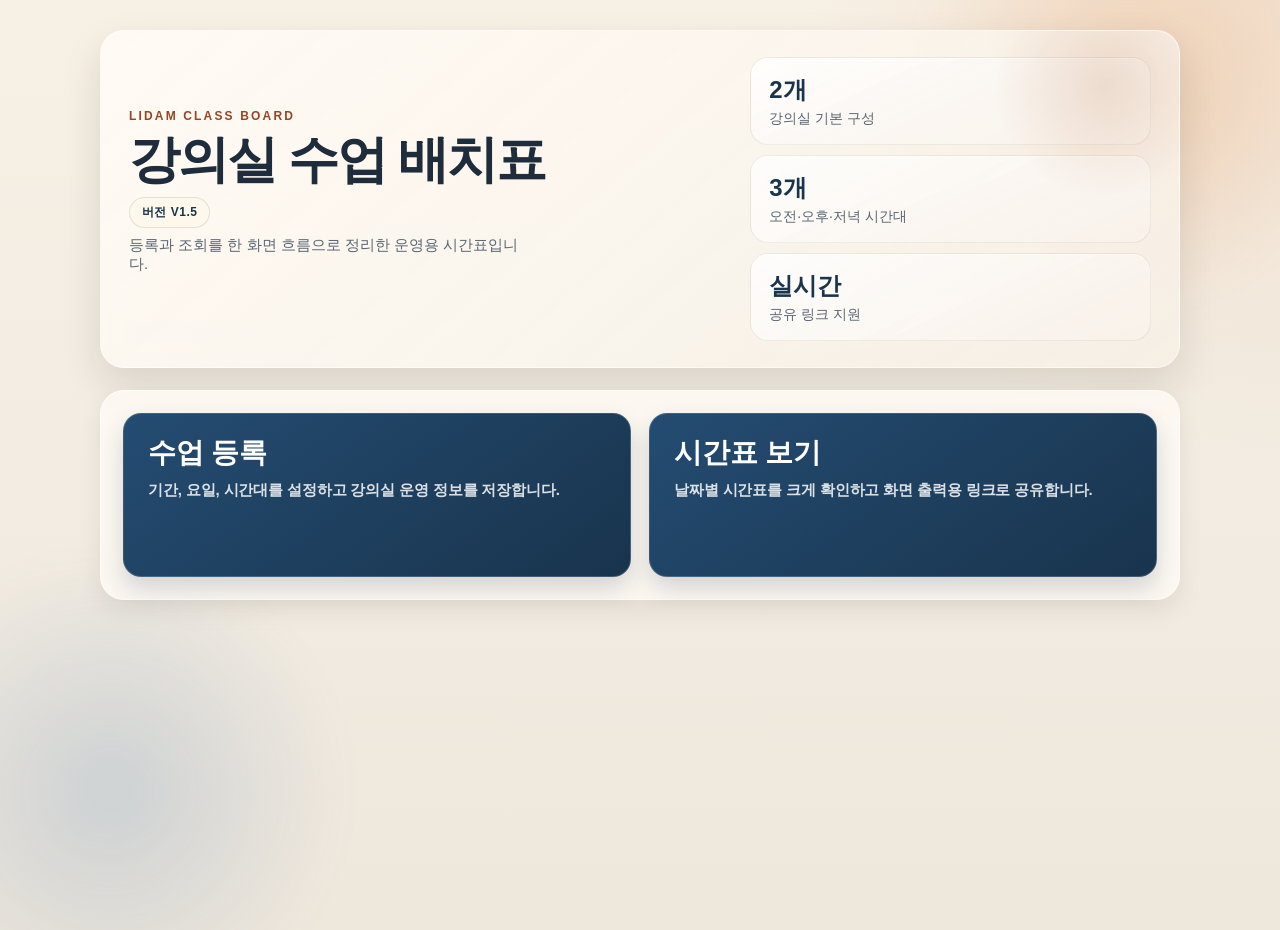
<file: index.html>
<!doctype html>
<html lang="ko">
<head>
  <meta charset="UTF-8" />
  <meta name="viewport" content="width=device-width, initial-scale=1.0" />
  <title>강의실 수업 배치표</title>
  <link rel="stylesheet" href="styles.css?v=20260310c" />
</head>
<body class="home-page">
  <main class="container">
    <header class="header home-header">
      <div class="hero-copy">
        <p class="page-kicker">LIDAM CLASS BOARD</p>
        <h1>강의실 수업 배치표</h1>
        <p class="version-tag">버전 v1.5</p>
        <p class="now">등록과 조회를 한 화면 흐름으로 정리한 운영용 시간표입니다.</p>
      </div>
      <div class="hero-stats">
        <div class="hero-stat">
          <strong>2개</strong>
          <span>강의실 기본 구성</span>
        </div>
        <div class="hero-stat">
          <strong>3개</strong>
          <span>오전·오후·저녁 시간대</span>
        </div>
        <div class="hero-stat">
          <strong>실시간</strong>
          <span>공유 링크 지원</span>
        </div>
      </div>
    </header>

    <section class="card menu-card">
      <a class="menu-link" href="register.html">
        <span class="menu-link-title">수업 등록</span>
        <span class="menu-link-note">기간, 요일, 시간대를 설정하고 강의실 운영 정보를 저장합니다.</span>
      </a>
      <a class="menu-link" href="schedule.html">
        <span class="menu-link-title">시간표 보기</span>
        <span class="menu-link-note">날짜별 시간표를 크게 확인하고 화면 출력용 링크로 공유합니다.</span>
      </a>
    </section>
  </main>
</body>
</html>
</file>
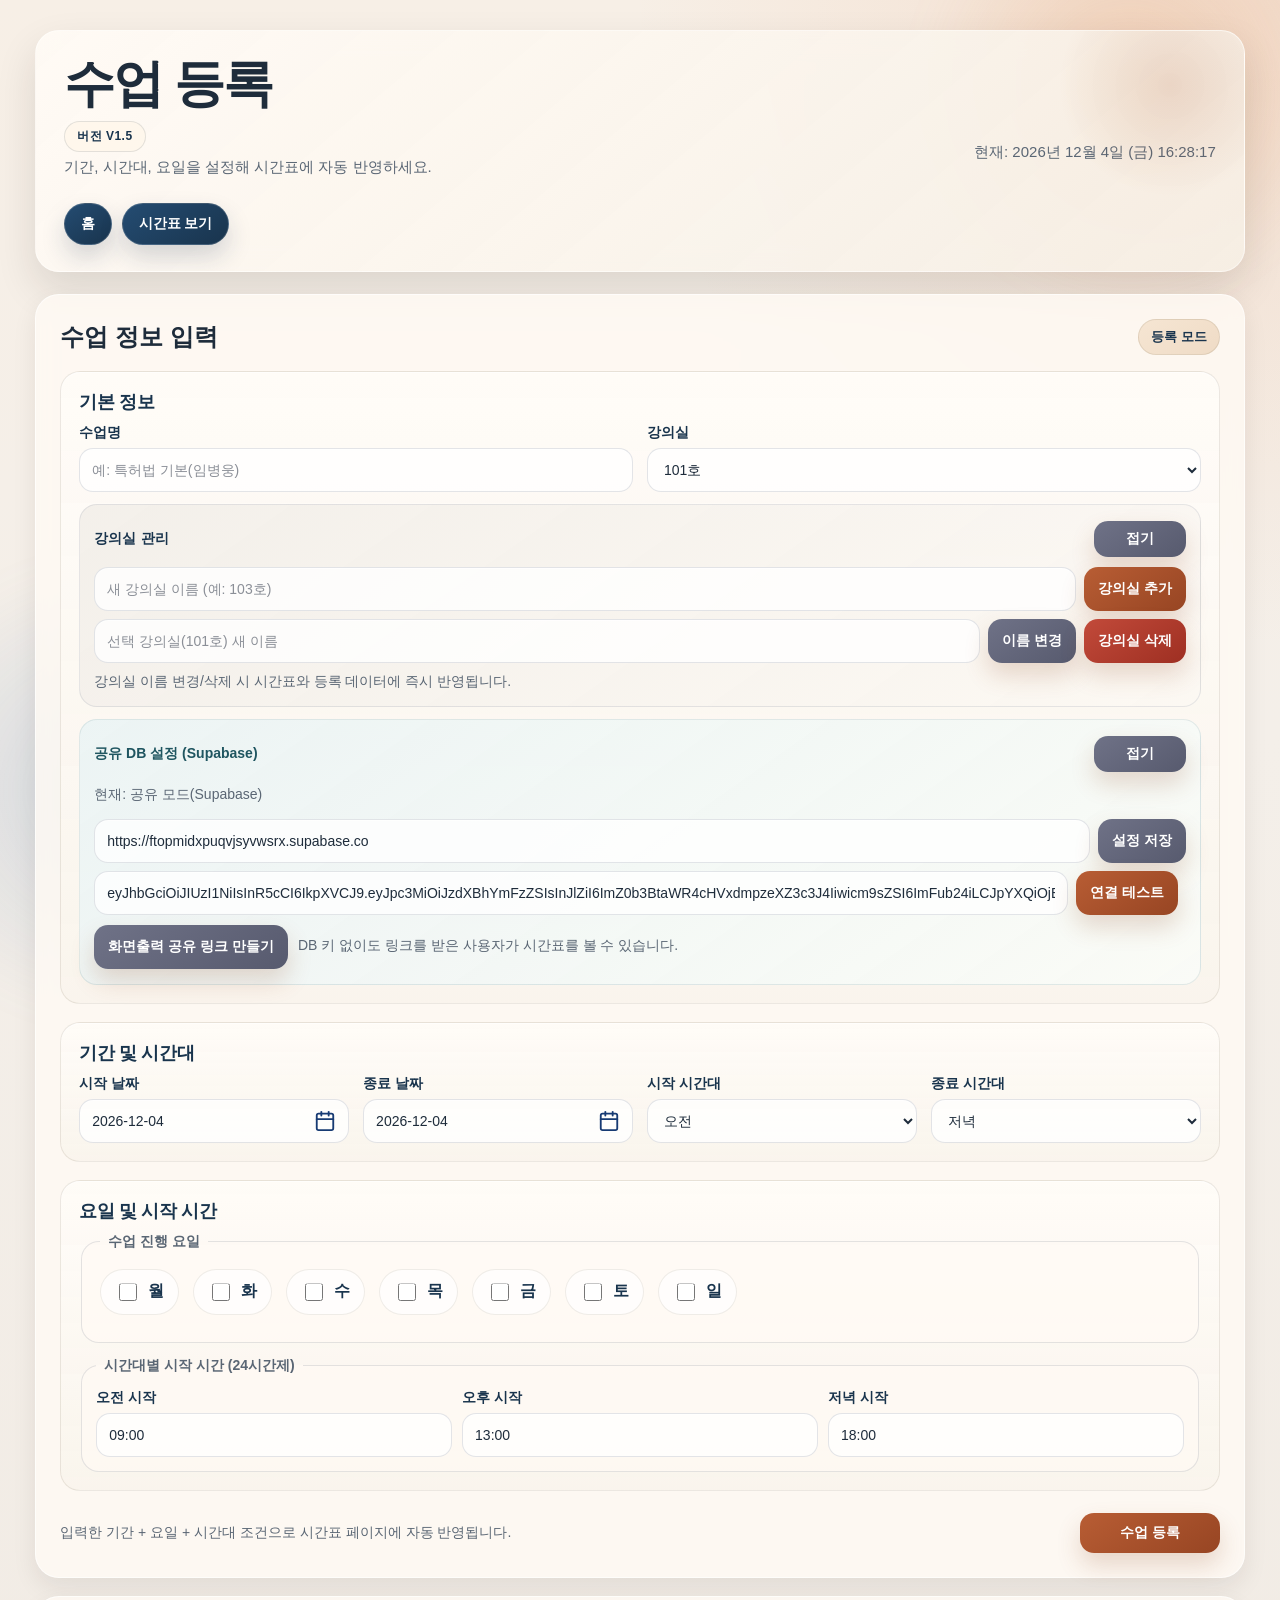
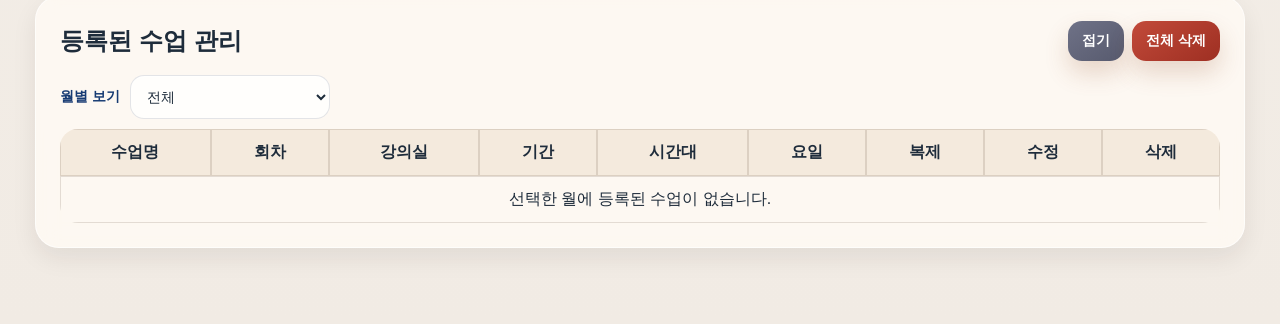
<file: register.html>
<!doctype html>
<html lang="ko">
<head>
  <meta charset="UTF-8" />
  <meta name="viewport" content="width=device-width, initial-scale=1.0" />
  <title>수업 등록</title>
  <link rel="stylesheet" href="styles.css?v=20260310c" />
</head>
<body class="register-page">
  <main class="container">
    <header class="header register-header">
      <div>
        <h1>수업 등록</h1>
        <p class="version-tag">버전 v1.5</p>
        <p class="subtitle">기간, 시간대, 요일을 설정해 시간표에 자동 반영하세요.</p>
      </div>
      <p id="now" class="now"></p>
      <nav class="top-nav">
        <a href="index.html">홈</a>
        <a href="schedule.html">시간표 보기</a>
      </nav>
    </header>

    <section class="card register-card">
      <div class="list-header">
        <h2>수업 정보 입력</h2>
        <span id="form-mode-badge" class="mode-badge">등록 모드</span>
      </div>
      <form id="class-form" class="register-form">
        <section class="form-block">
          <h3>기본 정보</h3>
          <div class="form-grid">
            <label>
              수업명
              <input id="class-name" type="text" required placeholder="예: 특허법 기본(임병웅)" />
            </label>
            <label>
              강의실
              <select id="room" required>
                <option value="101호">101호</option>
                <option value="102호">102호</option>
              </select>
            </label>
          </div>
          <div class="room-admin">
            <div class="room-admin-head">
              <h4>강의실 관리</h4>
              <button id="toggle-room-admin-btn" type="button" class="secondary-btn">접기</button>
            </div>
            <div id="room-admin-body" class="room-admin-body">
              <div class="room-admin-row">
                <input id="room-new-name" type="text" placeholder="새 강의실 이름 (예: 103호)" />
                <button id="add-room-btn" type="button">강의실 추가</button>
              </div>
              <div class="room-admin-row">
                <input id="room-rename-name" type="text" placeholder="선택 강의실 새 이름" />
                <button id="rename-room-btn" type="button" class="secondary-btn">이름 변경</button>
                <button id="delete-room-btn" type="button" class="danger-btn">강의실 삭제</button>
              </div>
              <p class="hint">강의실 이름 변경/삭제 시 시간표와 등록 데이터에 즉시 반영됩니다.</p>
            </div>
          </div>
          <div class="cloud-admin">
            <div class="cloud-admin-head">
              <h4>공유 DB 설정 (Supabase)</h4>
              <button id="toggle-cloud-config-btn" type="button" class="secondary-btn">접기</button>
            </div>
            <p id="cloud-status" class="hint">현재: 로컬 모드</p>
            <div id="cloud-admin-body" class="cloud-admin-body">
              <div class="room-admin-row">
                <input id="cloud-url" type="text" placeholder="Project URL (https://xxxx.supabase.co)" />
                <button id="save-cloud-config-btn" type="button" class="secondary-btn">설정 저장</button>
              </div>
              <div class="room-admin-row">
                <input id="cloud-key" type="text" placeholder="Anon public key" />
                <button id="test-cloud-sync-btn" type="button">연결 테스트</button>
              </div>
            </div>
            <div class="share-link-box">
              <button id="create-public-link-btn" type="button" class="secondary-btn">화면출력 공유 링크 만들기</button>
              <p class="hint">DB 키 없이도 링크를 받은 사용자가 시간표를 볼 수 있습니다.</p>
            </div>
          </div>
        </section>

        <section class="form-block">
          <h3>기간 및 시간대</h3>
          <div class="form-grid">
            <label>
              시작 날짜
              <input id="start-date" class="date-input" type="text" required readonly />
            </label>
            <label>
              종료 날짜
              <input id="end-date" class="date-input" type="text" required readonly />
            </label>
            <label>
              시작 시간대
              <select id="start-slot" required>
                <option value="오전">오전</option>
                <option value="오후">오후</option>
                <option value="저녁">저녁</option>
              </select>
            </label>
            <label>
              종료 시간대
              <select id="end-slot" required>
                <option value="오전">오전</option>
                <option value="오후">오후</option>
                <option value="저녁">저녁</option>
              </select>
            </label>
          </div>
        </section>

        <section class="form-block">
          <h3>요일 및 시작 시간</h3>
          <fieldset class="weekday-fieldset">
            <legend>수업 진행 요일</legend>
            <label><input type="checkbox" name="weekday" value="월" /> 월</label>
            <label><input type="checkbox" name="weekday" value="화" /> 화</label>
            <label><input type="checkbox" name="weekday" value="수" /> 수</label>
            <label><input type="checkbox" name="weekday" value="목" /> 목</label>
            <label><input type="checkbox" name="weekday" value="금" /> 금</label>
            <label><input type="checkbox" name="weekday" value="토" /> 토</label>
            <label><input type="checkbox" name="weekday" value="일" /> 일</label>
          </fieldset>
          <fieldset class="time-fieldset">
            <legend>시간대별 시작 시간 (24시간제)</legend>
            <label class="slot-time-row" data-slot="오전">
              오전 시작
              <input id="time-오전" type="text" inputmode="numeric" placeholder="HH:MM" />
            </label>
            <label class="slot-time-row" data-slot="오후">
              오후 시작
              <input id="time-오후" type="text" inputmode="numeric" placeholder="HH:MM" />
            </label>
            <label class="slot-time-row" data-slot="저녁">
              저녁 시작
              <input id="time-저녁" type="text" inputmode="numeric" placeholder="HH:MM" />
            </label>
          </fieldset>
        </section>

        <div class="submit-row">
          <p class="hint">입력한 기간 + 요일 + 시간대 조건으로 시간표 페이지에 자동 반영됩니다.</p>
          <div class="button-row">
            <button id="cancel-edit-btn" type="button" class="secondary-btn">수정 취소</button>
            <button id="submit-btn" type="submit">수업 등록</button>
          </div>
        </div>
      </form>
    </section>

    <section class="card register-card">
      <div class="list-header">
        <h2>등록된 수업 관리</h2>
        <div class="button-row">
          <button id="toggle-entry-list-btn" type="button" class="secondary-btn">접기</button>
          <button id="clear-all-btn" type="button" class="danger-btn">전체 삭제</button>
        </div>
      </div>
      <div class="list-filter-row">
        <label class="month-filter-label" for="month-filter">월별 보기</label>
        <select id="month-filter" class="month-filter-select">
          <option value="all">전체</option>
        </select>
      </div>
      <div id="entry-list-wrap" class="list-wrap">
        <table>
          <thead>
            <tr>
              <th>수업명</th>
              <th>회차</th>
              <th>강의실</th>
              <th>기간</th>
              <th>시간대</th>
              <th>요일</th>
              <th>복제</th>
              <th>수정</th>
              <th>삭제</th>
            </tr>
          </thead>
          <tbody id="entry-list-body"></tbody>
        </table>
      </div>
    </section>
  </main>

  <script src="shared.js"></script>
  <script src="register.js"></script>
</body>
</html>
</file>
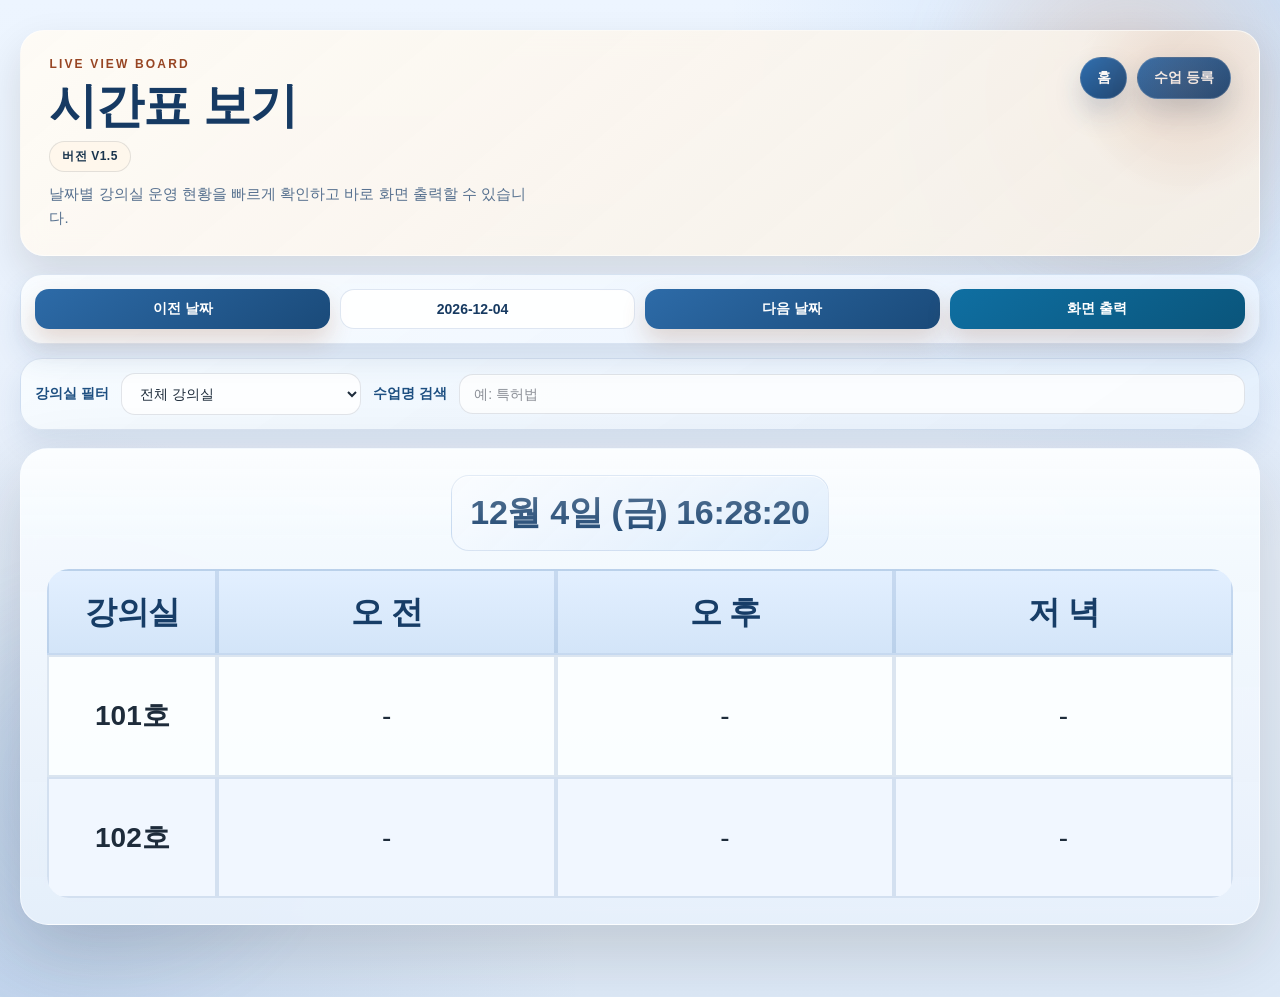
<file: schedule.html>
<!doctype html>
<html lang="ko">
<head>
  <meta charset="UTF-8" />
  <meta name="viewport" content="width=device-width, initial-scale=1.0" />
  <title>시간표 보기</title>
  <link rel="stylesheet" href="styles.css?v=20260310c" />
</head>
<body class="schedule-page">
  <main id="schedule-root" class="container schedule-container">
    <header class="header schedule-header">
      <div class="schedule-header-copy">
        <p class="page-kicker">LIVE VIEW BOARD</p>
        <h1>시간표 보기</h1>
        <p class="version-tag">버전 v1.5</p>
        <p class="schedule-lead">날짜별 강의실 운영 현황을 빠르게 확인하고 바로 화면 출력할 수 있습니다.</p>
      </div>
      <nav class="top-nav">
        <a href="index.html">홈</a>
        <a href="register.html">수업 등록</a>
      </nav>
    </header>

    <section class="schedule-controls">
      <div class="date-nav">
        <button id="prev-day" type="button">이전 날짜</button>
        <input id="view-date" class="date-input" type="text" readonly />
        <button id="next-day" type="button">다음 날짜</button>
        <button id="table-focus-btn" type="button">화면 출력</button>
      </div>

      <div class="filter-nav">
        <label for="room-filter">강의실 필터</label>
        <select id="room-filter">
          <option value="all">전체 강의실</option>
        </select>
        <label for="class-search">수업명 검색</label>
        <input id="class-search" type="text" placeholder="예: 특허법" />
      </div>
    </section>

    <section class="card schedule-board-card">
      <p id="now" class="now schedule-now"></p>
      <div class="schedule-desktop-table">
        <table>
          <thead id="schedule-head"></thead>
          <tbody id="schedule-body"></tbody>
        </table>
      </div>
      <div id="schedule-mobile-list" class="schedule-mobile-list"></div>
    </section>
  </main>

  <script src="shared.js"></script>
  <script src="schedule.js"></script>
</body>
</html>
</file>
<file: styles.css>
:root {
  --bg: #f4efe6;
  --bg-soft: #fbf7f1;
  --card: rgba(255, 251, 245, 0.82);
  --card-strong: #fffaf3;
  --line: rgba(92, 78, 59, 0.16);
  --line-strong: rgba(92, 78, 59, 0.26);
  --text: #1e2c3b;
  --muted: #5a6674;
  --accent: #b85d34;
  --accent-strong: #974523;
  --accent-soft: #f1d7c6;
  --nav: #19344d;
  --nav-strong: #244c72;
  --success: #1b6d53;
  --success-strong: #14523e;
  --shadow-sm: 0 10px 24px rgba(33, 27, 20, 0.08);
  --shadow-md: 0 18px 40px rgba(33, 27, 20, 0.12);
  --shadow-lg: 0 26px 70px rgba(33, 27, 20, 0.16);
  --radius-lg: 24px;
  --radius-md: 18px;
  --radius-sm: 12px;
}

* {
  box-sizing: border-box;
}

body {
  margin: 0;
  font-family: "Pretendard Variable", "Pretendard", "Noto Sans KR", sans-serif;
  background: var(--bg);
  color: var(--text);
  min-height: 100vh;
  position: relative;
}

body::before,
body::after {
  content: "";
  position: fixed;
  inset: auto;
  pointer-events: none;
  z-index: -1;
  filter: blur(18px);
}

body::before {
  top: -120px;
  right: -60px;
  width: 420px;
  height: 420px;
  background: radial-gradient(circle, rgba(227, 150, 95, 0.28) 0%, rgba(227, 150, 95, 0) 72%);
}

body::after {
  left: -120px;
  bottom: -120px;
  width: 460px;
  height: 460px;
  background: radial-gradient(circle, rgba(67, 115, 170, 0.2) 0%, rgba(67, 115, 170, 0) 72%);
}

.container {
  max-width: 1120px;
  margin: 30px auto;
  padding: 0 20px 32px;
}

.header {
  margin-bottom: 22px;
  position: relative;
  overflow: hidden;
  border: 1px solid rgba(255, 255, 255, 0.46);
  border-radius: var(--radius-lg);
  padding: 26px 28px;
  background:
    linear-gradient(140deg, rgba(255, 251, 245, 0.94) 0%, rgba(246, 239, 229, 0.88) 100%);
  box-shadow: var(--shadow-md);
  backdrop-filter: blur(12px);
}

.header::before {
  content: "";
  position: absolute;
  top: -56px;
  right: -36px;
  width: 220px;
  height: 220px;
  border-radius: 50%;
  background: radial-gradient(circle, rgba(176, 99, 58, 0.18) 0%, rgba(176, 99, 58, 0) 72%);
  pointer-events: none;
}

h1,
h2 {
  margin: 0;
}

h1 {
  font-size: clamp(34px, 4vw, 54px);
  line-height: 1.05;
  letter-spacing: -0.04em;
}

.now {
  margin-top: 8px;
  color: var(--muted);
  font-size: 15px;
}

.version-tag {
  margin: 10px 0 0;
  display: inline-block;
  width: fit-content;
  padding: 6px 12px;
  border-radius: 999px;
  border: 1px solid rgba(25, 52, 77, 0.12);
  background: rgba(255, 247, 236, 0.85);
  color: var(--nav);
  font-size: 12px;
  font-weight: 700;
  letter-spacing: 0.04em;
  text-transform: uppercase;
}

.subtitle {
  margin: 6px 0 0;
  color: var(--muted);
  font-size: 15px;
  max-width: 58ch;
}

.page-kicker {
  margin: 0 0 10px;
  color: var(--accent-strong);
  font-size: 12px;
  font-weight: 800;
  letter-spacing: 0.18em;
  text-transform: uppercase;
}

.top-nav {
  margin-top: 14px;
  display: flex;
  gap: 10px;
  flex-wrap: wrap;
}

.top-nav a,
.menu-link {
  display: inline-flex;
  align-items: center;
  justify-content: center;
  text-decoration: none;
  color: #fff;
  background: linear-gradient(145deg, var(--nav-strong) 0%, var(--nav) 100%);
  padding: 11px 16px;
  border-radius: 999px;
  border: 1px solid rgba(255, 255, 255, 0.16);
  font-size: 14px;
  font-weight: 700;
  letter-spacing: -0.01em;
  box-shadow: 0 12px 24px rgba(25, 52, 77, 0.18);
  transition:
    transform 0.18s ease,
    box-shadow 0.18s ease,
    filter 0.18s ease;
}

.top-nav a:hover,
.menu-link:hover {
  transform: translateY(-1px);
  box-shadow: 0 16px 30px rgba(25, 52, 77, 0.22);
  filter: saturate(1.05);
}

.menu-card {
  display: grid;
  grid-template-columns: repeat(2, minmax(0, 1fr));
  gap: 18px;
}

.card {
  background: var(--card);
  border: 1px solid rgba(255, 255, 255, 0.58);
  border-radius: var(--radius-lg);
  padding: 22px;
  margin-bottom: 18px;
  box-shadow: var(--shadow-sm);
  backdrop-filter: blur(10px);
  animation: rise-in 0.45s ease both;
}

.header {
  animation: rise-in 0.5s ease both;
}

@keyframes rise-in {
  from {
    opacity: 0;
    transform: translateY(12px);
  }

  to {
    opacity: 1;
    transform: translateY(0);
  }
}

.form-grid {
  margin-top: 12px;
  display: grid;
  grid-template-columns: repeat(auto-fit, minmax(190px, 1fr));
  gap: 14px;
}

.home-page {
  background:
    radial-gradient(circle at top right, rgba(226, 168, 124, 0.2) 0%, rgba(226, 168, 124, 0) 30%),
    linear-gradient(180deg, #f7f0e5 0%, #f2ece2 52%, #eee7dc 100%);
}

.home-header {
  display: grid;
  grid-template-columns: minmax(0, 1.2fr) minmax(280px, 0.8fr);
  gap: 20px;
  align-items: stretch;
}

.hero-copy {
  display: flex;
  flex-direction: column;
  justify-content: center;
}

.hero-copy .now {
  max-width: 48ch;
}

.hero-stats {
  display: grid;
  grid-template-columns: 1fr;
  gap: 10px;
}

.hero-stat {
  padding: 16px 18px;
  border-radius: var(--radius-md);
  background: linear-gradient(155deg, rgba(255, 255, 255, 0.82) 0%, rgba(248, 241, 233, 0.9) 100%);
  border: 1px solid rgba(135, 110, 78, 0.12);
  box-shadow: inset 0 1px 0 rgba(255, 255, 255, 0.55);
}

.hero-stat strong {
  display: block;
  font-size: 24px;
  font-weight: 800;
  color: var(--nav);
}

.hero-stat span {
  display: block;
  margin-top: 4px;
  color: var(--muted);
  font-size: 14px;
}

.menu-link {
  min-height: 164px;
  align-items: flex-start;
  justify-content: flex-start;
  flex-direction: column;
  gap: 12px;
  padding: 24px;
  border-radius: var(--radius-md);
}

.menu-link-title {
  font-size: 28px;
  font-weight: 800;
  line-height: 1.05;
}

.menu-link-note {
  color: rgba(255, 255, 255, 0.84);
  font-size: 15px;
  line-height: 1.5;
}

.register-page {
  background:
    radial-gradient(circle at top right, rgba(224, 141, 93, 0.18) 0%, rgba(224, 141, 93, 0) 28%),
    linear-gradient(180deg, #f7efe6 0%, #f4efe9 38%, #f1ebe4 100%);
}

.register-page .container {
  max-width: min(1500px, 97vw);
  padding: 0 16px 28px;
}

.schedule-page {
  background:
    radial-gradient(circle at top right, rgba(96, 156, 228, 0.22) 0%, rgba(96, 156, 228, 0) 34%),
    radial-gradient(circle at bottom left, rgba(57, 110, 184, 0.16) 0%, rgba(57, 110, 184, 0) 36%),
    linear-gradient(180deg, #edf5ff 0%, #e8f0fb 44%, #dde9f7 100%);
}

.schedule-container {
  max-width: min(1880px, 99vw);
  padding: 0 14px 24px;
}

.schedule-header {
  margin-bottom: 18px;
  display: grid;
  grid-template-columns: minmax(0, 1fr) auto;
  gap: 18px;
  align-items: end;
}

.schedule-header h1 {
  font-size: clamp(32px, 4vw, 48px);
  letter-spacing: -0.02em;
  color: #163a63;
}

.schedule-header-copy {
  display: flex;
  flex-direction: column;
}

.schedule-lead {
  margin: 10px 0 0;
  max-width: 58ch;
  color: #56708f;
  font-size: 15px;
  line-height: 1.55;
}

.schedule-page .top-nav {
  margin-top: 0;
  justify-content: flex-end;
  align-self: start;
}

.schedule-page .top-nav a {
  background: linear-gradient(145deg, #2f6fb0 0%, #184677 100%);
  box-shadow: 0 14px 28px rgba(24, 70, 119, 0.2);
}

.schedule-controls {
  display: grid;
  gap: 14px;
  margin-bottom: 18px;
}

.schedule-page .date-nav {
  width: 100%;
  margin: 0;
  background: linear-gradient(145deg, rgba(250, 253, 255, 0.9) 0%, rgba(233, 243, 255, 0.94) 100%);
  border: 1px solid rgba(59, 103, 160, 0.14);
  border-radius: 22px;
  padding: 14px;
  box-shadow: 0 14px 28px rgba(40, 79, 130, 0.12);
  backdrop-filter: blur(10px);
  display: grid;
  grid-template-columns: repeat(4, minmax(0, 1fr));
  gap: 10px;
}

.schedule-page .date-nav button {
  min-width: 0;
  background: linear-gradient(145deg, #2d6ba8 0%, #1a4a79 100%);
}

.schedule-page #view-date {
  min-width: 0;
  text-align: center;
  font-weight: 700;
  background: rgba(255, 255, 255, 0.9);
  border-color: rgba(95, 136, 190, 0.2);
  color: #173a61;
}

.schedule-page #table-focus-btn {
  background: linear-gradient(145deg, #0f6fa2 0%, #0a557b 100%);
}

.schedule-page .filter-nav {
  width: 100%;
  margin: 0;
  display: grid;
  grid-template-columns: auto minmax(180px, 240px) auto minmax(220px, 1fr);
  align-items: center;
  gap: 12px;
  background: linear-gradient(145deg, rgba(248, 252, 255, 0.9) 0%, rgba(229, 240, 252, 0.94) 100%);
  border: 1px solid rgba(59, 103, 160, 0.14);
  border-radius: 22px;
  padding: 14px;
  box-shadow: 0 14px 28px rgba(40, 79, 130, 0.1);
}

.schedule-page .filter-nav label {
  font-size: 14px;
  font-weight: 700;
  color: #1d4f81;
  white-space: nowrap;
}

.schedule-page .filter-nav select,
.schedule-page .filter-nav input {
  min-width: 0;
}

.schedule-now {
  margin: 0 auto 18px;
  font-size: clamp(22px, 3vw, 34px);
  font-weight: 800;
  letter-spacing: -0.01em;
  color: #19426e;
  background: linear-gradient(135deg, rgba(247, 251, 255, 0.98) 0%, rgba(220, 235, 252, 0.94) 100%);
  border: 1px solid rgba(79, 123, 180, 0.18);
  border-radius: var(--radius-md);
  padding: 14px 18px;
  width: fit-content;
  text-align: center;
  box-shadow: inset 0 1px 0 rgba(255, 255, 255, 0.72);
}

.schedule-board-card {
  padding: 26px;
  border-radius: 28px;
  border: 1px solid rgba(255, 255, 255, 0.5);
  box-shadow: var(--shadow-lg);
  background: linear-gradient(180deg, rgba(248, 252, 255, 0.96) 0%, rgba(231, 240, 251, 0.94) 100%);
  position: relative;
  overflow: hidden;
}

.schedule-board-card::before {
  content: "";
  position: absolute;
  inset: 0 0 auto 0;
  height: 96px;
  background: linear-gradient(180deg, rgba(255, 255, 255, 0.44) 0%, rgba(255, 255, 255, 0) 100%);
  pointer-events: none;
}

.schedule-page table {
  width: 100%;
  min-width: 100%;
  table-layout: fixed;
  border-radius: 22px;
  overflow: hidden;
  background: rgba(255, 255, 255, 0.62);
}

.schedule-mobile-list {
  display: none;
}

.schedule-page.is-mobile-schedule .schedule-desktop-table {
  display: none;
}

.schedule-page.is-mobile-schedule.table-focus .schedule-desktop-table {
  display: none;
}

.schedule-page.is-mobile-schedule.table-focus table {
  display: none !important;
}

.schedule-page.is-mobile-schedule .schedule-mobile-list {
  display: grid;
  gap: 14px;
}

.schedule-page.is-mobile-schedule .mobile-room-card {
  padding: 14px;
  border-radius: 18px;
  background: linear-gradient(180deg, rgba(250, 253, 255, 0.96) 0%, rgba(234, 243, 253, 0.94) 100%);
  border: 1px solid rgba(84, 125, 178, 0.14);
  box-shadow: 0 10px 22px rgba(38, 79, 132, 0.08);
}

.schedule-page.is-mobile-schedule .mobile-room-title {
  margin: 0 0 12px;
  font-size: 22px;
  color: #173d67;
  letter-spacing: -0.02em;
}

.schedule-page.is-mobile-schedule .mobile-slot-block {
  display: grid;
  grid-template-columns: 72px minmax(0, 1fr);
  gap: 10px;
  align-items: stretch;
  padding: 10px 0;
  border-top: 1px solid rgba(84, 125, 178, 0.12);
}

.schedule-page.is-mobile-schedule .mobile-slot-block:first-of-type {
  border-top: none;
  padding-top: 0;
}

.schedule-page.is-mobile-schedule .mobile-slot-label {
  display: flex;
  align-items: center;
  justify-content: center;
  align-self: stretch;
  min-height: 100%;
  padding: 10px 8px;
  border-radius: 8px;
  border: 1px solid rgba(103, 143, 194, 0.22);
  background: linear-gradient(145deg, rgba(218, 233, 252, 0.98) 0%, rgba(203, 223, 248, 0.98) 100%);
  color: #1a4a79;
  font-size: 13px;
  font-weight: 800;
  text-align: center;
}

.schedule-page.is-mobile-schedule .mobile-slot-content {
  display: flex;
  flex-direction: column;
  gap: 8px;
  min-width: 0;
}

.schedule-page.is-mobile-schedule .mobile-slot-content .class-chip {
  width: 100%;
  margin: 0;
  font-size: 1em;
  padding: 10px 12px;
}

.schedule-page.is-mobile-schedule .mobile-slot-empty {
  display: inline-flex;
  align-items: center;
  min-height: 42px;
  color: #67809b;
  font-size: 14px;
}

.schedule-page th,
.schedule-page td {
  border-width: 2px;
  border-color: rgba(76, 118, 172, 0.18);
  padding: 22px 18px;
  min-height: 92px;
  font-size: 19px;
  line-height: 1.35;
}

.schedule-page td {
  padding: 42px 30px;
  min-height: 180px;
  font-size: 28px;
  line-height: 1.2;
}

.schedule-page th {
  font-size: 32px;
  line-height: 1.2;
  color: #173d67;
  background: linear-gradient(180deg, rgba(226, 239, 255, 0.98) 0%, rgba(210, 228, 248, 0.98) 100%);
  letter-spacing: -0.02em;
}

.schedule-page .class-chip {
  display: inline-flex;
  flex-wrap: wrap;
  justify-content: center;
  align-items: center;
  gap: 8px 10px;
  max-width: 100%;
  font-size: 1.4em;
  padding: 12px 16px;
  border: 1px solid var(--chip-border, #b6cdf7);
  background: var(--chip-bg, linear-gradient(180deg, #e8f1ff 0%, #d9e8ff 100%));
  color: var(--chip-name-color, #0b3c85);
  box-shadow: 0 10px 18px rgba(36, 34, 28, 0.08);
  border-radius: 18px;
}

.schedule-page .class-name {
  font-weight: 700;
  white-space: nowrap;
  max-width: 100%;
}

.schedule-page .class-time {
  margin-left: 0;
  font-size: 1em;
  font-weight: 600;
  color: var(--chip-time-color, #0a5bd3);
  white-space: nowrap;
}

.schedule-page th:first-child,
.schedule-page td:first-child {
  width: 170px;
  font-weight: 700;
}

.schedule-page tbody tr:nth-child(odd) td {
  background: rgba(251, 254, 255, 0.96);
}

.schedule-page tbody tr:nth-child(even) td {
  background: rgba(240, 247, 255, 0.9);
}

.schedule-page tbody td:hover {
  background: rgba(226, 239, 255, 0.98);
}

.schedule-page.table-focus .schedule-header,
.schedule-page.table-focus .schedule-controls {
  display: none;
}

.schedule-page.table-focus {
  overflow: hidden;
}

.schedule-page.is-mobile-schedule.table-focus {
  overflow: auto;
  background: #e7f1fc;
}

.schedule-page.is-mobile-schedule.table-focus::before,
.schedule-page.is-mobile-schedule.table-focus::after {
  display: none;
}

.schedule-page.table-focus #schedule-root {
  margin: 0;
  max-width: 100vw;
  height: 100vh;
  padding: 8px;
}

.schedule-page.table-focus .schedule-board-card {
  height: calc(100vh - 16px);
  margin: 0;
  padding: 12px;
  display: flex;
  flex-direction: column;
  gap: 12px;
  overflow: hidden;
}

.schedule-page.table-focus .schedule-desktop-table {
  flex: 1 1 auto;
  min-height: 0;
  display: flex;
}

.schedule-page.table-focus table {
  flex: 1 1 auto;
  min-height: 0;
  height: 100%;
}

.schedule-page.table-focus .schedule-now {
  font-size: clamp(36px, 5vw, 58px);
  padding: 16px 22px;
  margin: 0 auto;
}

.schedule-page.table-focus th,
.schedule-page.table-focus td {
  padding: 20px 16px;
  font-size: clamp(22px, 2.4vw, 34px);
}

.schedule-page.table-focus td {
  min-height: 0;
}

.register-header {
  display: grid;
  grid-template-columns: 1fr auto;
  gap: 12px;
  align-items: end;
}

.register-header .top-nav {
  grid-column: 1 / -1;
}

.register-card {
  padding: 24px;
}

.register-form {
  display: grid;
  gap: 18px;
  margin-top: 16px;
}

.form-block {
  border: 1px solid rgba(101, 82, 58, 0.12);
  border-radius: 20px;
  padding: 18px;
  background: linear-gradient(180deg, rgba(255, 252, 248, 0.95) 0%, rgba(249, 244, 236, 0.9) 100%);
  box-shadow: inset 0 1px 0 rgba(255, 255, 255, 0.62);
}

.form-block h3 {
  margin: 0 0 10px;
  font-size: 18px;
  color: var(--nav);
  letter-spacing: -0.02em;
}

.form-block .form-grid {
  margin-top: 0;
}

.room-admin {
  margin-top: 12px;
  border: 1px solid rgba(76, 91, 120, 0.12);
  border-radius: 18px;
  padding: 14px;
  background: linear-gradient(145deg, rgba(242, 238, 233, 0.9) 0%, rgba(252, 248, 243, 0.94) 100%);
}

.room-admin h4 {
  margin: 0;
  color: var(--nav);
  font-size: 14px;
  letter-spacing: 0.01em;
}

.room-admin-head {
  display: grid;
  grid-template-columns: minmax(0, 1fr) auto;
  align-items: center;
  column-gap: 10px;
  row-gap: 6px;
  min-height: 40px;
  margin-bottom: 8px;
}

.room-admin-head button {
  min-width: 92px;
  height: 36px;
  padding: 0 12px;
  white-space: nowrap;
  justify-self: end;
}

.room-admin-body.is-collapsed {
  display: none;
}

.room-admin-row {
  display: grid;
  grid-template-columns: 1fr auto auto;
  gap: 8px;
  margin-bottom: 8px;
}

.room-admin-row:first-of-type {
  grid-template-columns: 1fr auto;
}

.room-admin .hint {
  margin: 2px 0 0;
}

.cloud-admin {
  margin-top: 12px;
  border: 1px solid rgba(63, 110, 117, 0.12);
  border-radius: 18px;
  padding: 14px;
  background: linear-gradient(145deg, rgba(234, 244, 244, 0.9) 0%, rgba(250, 251, 247, 0.96) 100%);
}

.cloud-admin h4 {
  margin: 0;
  color: #1f5560;
  font-size: 14px;
}

.cloud-admin-head {
  display: grid;
  grid-template-columns: minmax(0, 1fr) auto;
  align-items: center;
  column-gap: 10px;
  row-gap: 6px;
  min-height: 40px;
  margin-bottom: 8px;
}

.cloud-admin-head button {
  min-width: 92px;
  height: 36px;
  padding: 0 12px;
  white-space: nowrap;
  justify-self: end;
}

.cloud-admin-body.is-collapsed {
  display: none;
}

.share-link-box {
  margin-top: 10px;
  display: flex;
  align-items: center;
  gap: 10px;
  flex-wrap: wrap;
}

.share-link-box button {
  min-width: 140px;
  height: 44px;
}

.register-page input:not([type="checkbox"]),
.register-page select {
  width: 100%;
  height: 44px;
  min-height: 44px;
  padding: 10px 12px;
}

.register-page .time-fieldset input {
  width: 100%;
}

.date-input {
  padding-right: 44px;
  background-image: url("data:image/svg+xml,%3Csvg xmlns='http://www.w3.org/2000/svg' width='22' height='22' viewBox='0 0 24 24' fill='none' stroke='%23173b73' stroke-width='2' stroke-linecap='round' stroke-linejoin='round'%3E%3Crect x='3' y='4' width='18' height='18' rx='2' ry='2'/%3E%3Cline x1='16' y1='2' x2='16' y2='6'/%3E%3Cline x1='8' y1='2' x2='8' y2='6'/%3E%3Cline x1='3' y1='10' x2='21' y2='10'/%3E%3C/svg%3E");
  background-repeat: no-repeat;
  background-position: right 12px center;
  background-size: 22px 22px;
  cursor: pointer;
}

.date-picker-popover {
  position: absolute;
  z-index: 1000;
  width: 360px;
  background: #ffffff;
  border: 1px solid #cbd8f0;
  border-radius: 14px;
  box-shadow: 0 12px 28px rgba(23, 59, 115, 0.16);
  padding: 12px;
}

.date-picker-header {
  display: flex;
  align-items: center;
  justify-content: space-between;
  margin-bottom: 10px;
}

.date-picker-header button {
  background: #1f3f74;
  min-width: 34px;
  height: 34px;
  padding: 0;
  border-radius: 8px;
}

.date-picker-title {
  font-weight: 700;
  color: #173b73;
}

.date-picker-weekdays,
.date-picker-grid {
  display: grid;
  grid-template-columns: repeat(7, minmax(0, 1fr));
  gap: 6px;
}

.date-picker-weekdays div {
  text-align: center;
  font-size: 12px;
  color: #60749a;
}

.date-picker-day {
  height: 40px;
  border: 1px solid #d8e0ef;
  border-radius: 10px;
  background: #f8fbff;
  color: #1f2937;
  font-weight: 600;
  cursor: pointer;
}

.date-picker-day:hover {
  background: #e7efff;
}

.date-picker-day.is-out {
  opacity: 0.4;
}

.date-picker-day.is-selected {
  background: #173b73;
  color: #fff;
  border-color: #173b73;
}

.date-picker-backdrop {
  position: fixed;
  inset: 0;
  z-index: 999;
}


label {
  display: flex;
  flex-direction: column;
  gap: 6px;
  font-size: 14px;
  color: var(--nav);
  font-weight: 600;
}

.weekday-fieldset {
  border: 1px solid rgba(63, 78, 104, 0.14);
  border-radius: 18px;
  padding: 18px;
  min-height: 110px;
  display: flex;
  flex-wrap: wrap;
  gap: 14px;
  align-items: center;
  background: rgba(255, 250, 244, 0.72);
}

.weekday-fieldset legend {
  padding: 0 8px;
  font-size: 14px;
  color: var(--muted);
  font-weight: 700;
}

.time-fieldset {
  margin-top: 14px;
  border: 1px solid rgba(63, 78, 104, 0.14);
  border-radius: 18px;
  padding: 14px;
  display: grid;
  grid-template-columns: repeat(auto-fit, minmax(150px, 1fr));
  gap: 10px;
  background: rgba(255, 250, 244, 0.72);
}

.time-fieldset legend {
  padding: 0 8px;
  font-size: 14px;
  color: var(--muted);
  font-weight: 700;
}

.slot-time-row.is-hidden {
  display: none;
}

.slot-time-row.is-inactive {
  opacity: 0.45;
}

.submit-row {
  display: flex;
  gap: 14px;
  align-items: center;
  justify-content: space-between;
  padding: 4px 0 0;
}

.submit-row .hint {
  margin: 0;
}

.submit-row button {
  min-width: 140px;
}

.list-header {
  display: flex;
  align-items: center;
  justify-content: space-between;
  gap: 10px;
  margin-bottom: 14px;
}

.list-wrap {
  overflow-x: auto;
}

.list-wrap.collapsed {
  display: none;
}

.list-filter-row {
  display: flex;
  align-items: center;
  gap: 10px;
  margin-bottom: 10px;
}

.month-filter-label {
  font-size: 14px;
  font-weight: 700;
  color: #173b73;
}

.month-filter-select {
  max-width: 200px;
}

.month-group-row td {
  text-align: left;
  background: linear-gradient(145deg, rgba(245, 231, 214, 0.96) 0%, rgba(237, 223, 206, 0.96) 100%);
  color: var(--nav);
  font-weight: 700;
}

.danger-btn {
  background: linear-gradient(145deg, #c24a3a 0%, #9e2f22 100%);
}

.danger-btn:hover {
  background: linear-gradient(145deg, #b64031 0%, #8a271c 100%);
}

.secondary-btn {
  background: linear-gradient(145deg, #6f7287 0%, #575a6e 100%);
}

.secondary-btn:hover {
  background: linear-gradient(145deg, #676a7d 0%, #4d5162 100%);
}

.mode-badge {
  display: inline-block;
  padding: 8px 12px;
  border-radius: 999px;
  background: linear-gradient(145deg, rgba(245, 229, 209, 0.94) 0%, rgba(238, 218, 195, 0.94) 100%);
  color: var(--nav);
  font-size: 13px;
  font-weight: 700;
  border: 1px solid rgba(95, 76, 55, 0.12);
}

.button-row {
  display: flex;
  gap: 8px;
}

#cancel-edit-btn {
  display: none;
}

.weekday-fieldset label {
  flex-direction: row;
  align-items: center;
  gap: 8px;
  font-size: 16px;
  padding: 10px 14px;
  border-radius: 999px;
  background: rgba(255, 255, 255, 0.7);
  border: 1px solid rgba(95, 76, 55, 0.1);
}

.weekday-fieldset input[type="checkbox"] {
  width: 18px;
  height: 18px;
  accent-color: var(--accent);
}

input,
select,
button {
  border: 1px solid rgba(82, 97, 121, 0.16);
  border-radius: 14px;
  padding: 11px 14px;
  font-size: 14px;
}

button {
  cursor: pointer;
  background: linear-gradient(145deg, var(--accent) 0%, var(--accent-strong) 100%);
  color: #fff;
  border: none;
  font-weight: 700;
  box-shadow: 0 12px 24px rgba(144, 73, 37, 0.2);
  transition:
    transform 0.18s ease,
    box-shadow 0.18s ease,
    filter 0.18s ease;
}

button:hover {
  transform: translateY(-1px);
  box-shadow: 0 16px 30px rgba(144, 73, 37, 0.24);
}

input,
select {
  background: rgba(255, 255, 255, 0.78);
  color: var(--text);
  box-shadow: inset 0 1px 0 rgba(255, 255, 255, 0.58);
}

input::placeholder {
  color: #8b8f97;
}

.hint {
  margin-top: 10px;
  color: var(--muted);
  font-size: 14px;
  line-height: 1.5;
}

.date-nav {
  display: flex;
  gap: 8px;
  margin: 12px 0;
}

table {
  width: 100%;
  min-width: 100%;
  border-collapse: separate;
  border-spacing: 0;
  overflow: hidden;
  border-radius: 18px;
}

th,
td {
  border: 1px solid var(--line);
  padding: 12px;
  text-align: center;
  vertical-align: middle;
}

th {
  background: rgba(243, 232, 218, 0.9);
}

.class-chip {
  display: block;
  margin: 4px auto;
  width: fit-content;
  padding: 7px 10px;
  border-radius: 999px;
  background: #e0ebff;
  color: #0b3c85;
  font-size: 13px;
  font-weight: 600;
}

@media (max-width: 760px) {
  .container {
    margin: 18px auto;
    padding: 0 12px 20px;
  }

  .header,
  .card {
    border-radius: 20px;
    padding: 18px;
  }

  h1 {
    font-size: clamp(30px, 10vw, 42px);
  }

  .home-header {
    grid-template-columns: 1fr;
  }

  .menu-card {
    grid-template-columns: 1fr;
  }

  .menu-link {
    min-height: 0;
    padding: 20px;
  }

  .menu-link-title {
    font-size: 24px;
  }

  .schedule-header {
    grid-template-columns: 1fr;
    align-items: start;
  }

  .schedule-page .top-nav {
    justify-content: flex-start;
  }

  .register-header {
    grid-template-columns: 1fr;
    align-items: start;
  }

  .register-page .container,
  .schedule-container {
    padding: 0 12px 22px;
  }

  .submit-row {
    flex-direction: column;
    align-items: stretch;
  }

  .submit-row button {
    width: 100%;
  }

  .list-header {
    flex-direction: column;
    align-items: stretch;
  }

  .button-row {
    width: 100%;
    flex-wrap: wrap;
  }

  .room-admin-row,
  .room-admin-row:first-of-type {
    grid-template-columns: 1fr;
  }

  .room-admin-head,
  .cloud-admin-head {
    grid-template-columns: 1fr;
    align-items: start;
  }

  .room-admin-head button,
  .cloud-admin-head button {
    justify-self: start;
  }

  .list-filter-row {
    flex-direction: column;
    align-items: stretch;
  }

  .weekday-fieldset,
  .time-fieldset {
    padding: 14px;
  }

  .weekday-fieldset label {
    width: calc(50% - 7px);
    justify-content: center;
    padding: 10px 12px;
  }

  .share-link-box {
    align-items: stretch;
  }

  .share-link-box button {
    width: 100%;
  }

  .schedule-page th,
  .schedule-page td {
    font-size: 18px;
  }

  .schedule-desktop-table {
    display: none;
  }

  .schedule-mobile-list {
    display: grid;
    gap: 14px;
  }

  .mobile-room-card {
    padding: 14px;
    border-radius: 18px;
    background: linear-gradient(180deg, rgba(250, 253, 255, 0.96) 0%, rgba(234, 243, 253, 0.94) 100%);
    border: 1px solid rgba(84, 125, 178, 0.14);
    box-shadow: 0 10px 22px rgba(38, 79, 132, 0.08);
  }

  .mobile-room-title {
    margin: 0 0 12px;
    font-size: 22px;
    color: #173d67;
    letter-spacing: -0.02em;
  }

  .mobile-slot-block {
    display: grid;
    grid-template-columns: 72px minmax(0, 1fr);
    gap: 10px;
    align-items: stretch;
    padding: 10px 0;
    border-top: 1px solid rgba(84, 125, 178, 0.12);
  }

  .mobile-slot-block:first-of-type {
    border-top: none;
    padding-top: 0;
  }

  .mobile-slot-label {
    display: flex;
    align-items: center;
    justify-content: center;
    align-self: stretch;
    min-height: 100%;
    padding: 10px 8px;
    border-radius: 8px;
    border: 1px solid rgba(103, 143, 194, 0.22);
    background: linear-gradient(145deg, rgba(218, 233, 252, 0.98) 0%, rgba(203, 223, 248, 0.98) 100%);
    color: #1a4a79;
    font-size: 13px;
    font-weight: 800;
    text-align: center;
  }

  .mobile-slot-content {
    display: flex;
    flex-direction: column;
    gap: 8px;
    min-width: 0;
  }

  .mobile-slot-content .class-chip {
    width: 100%;
    margin: 0;
    font-size: 1em;
    padding: 10px 12px;
  }

  .mobile-slot-empty {
    display: inline-flex;
    align-items: center;
    min-height: 42px;
    color: #67809b;
    font-size: 14px;
  }

  .schedule-page td {
    min-height: 112px;
    padding: 20px 14px;
  }

  .schedule-page .date-nav,
  .schedule-page .filter-nav {
    grid-template-columns: 1fr;
  }

  .schedule-page .filter-nav label {
    white-space: normal;
  }

  .schedule-page .schedule-now {
    width: 100%;
    font-size: clamp(20px, 6vw, 28px);
  }

  .schedule-page.table-focus #schedule-root {
    padding: 6px;
    height: 100dvh;
  }

  .schedule-page.is-mobile-schedule.table-focus #schedule-root {
    height: auto;
    min-height: 100dvh;
    padding: 6px;
    background: #e7f1fc;
  }

  .schedule-page.table-focus .schedule-board-card {
    height: calc(100dvh - 12px);
    padding: 10px;
    border-radius: 18px;
    overflow: auto;
  }

  .schedule-page.is-mobile-schedule.table-focus .schedule-board-card {
    height: auto;
    min-height: calc(100dvh - 12px);
    overflow: visible;
    background: linear-gradient(180deg, rgba(243, 249, 255, 0.98) 0%, rgba(229, 240, 252, 0.98) 100%);
    position: relative;
    z-index: 1;
    border: 1px solid rgba(120, 158, 203, 0.2);
    box-shadow: none;
  }

  .schedule-page.is-mobile-schedule.table-focus .schedule-board-card::before {
    display: none;
  }

  .schedule-page.is-mobile-schedule.table-focus .schedule-mobile-list {
    position: relative;
    z-index: 2;
  }

  .schedule-page.table-focus .schedule-now {
    margin-bottom: 10px;
    padding: 10px 12px;
    font-size: clamp(22px, 7vw, 34px);
  }

  .schedule-page.table-focus .schedule-mobile-list {
    gap: 10px;
  }

  .schedule-page.table-focus .mobile-room-card {
    padding: 12px;
  }

  .schedule-page.is-mobile-schedule.table-focus .mobile-slot-block {
    grid-template-columns: 64px minmax(0, 1fr);
    gap: 8px;
    align-items: stretch;
  }

  .schedule-page.is-mobile-schedule.table-focus .mobile-slot-label {
    padding: 7px 8px;
    font-size: 12px;
    border-radius: 8px;
  }

  .schedule-page.table-focus th,
  .schedule-page.table-focus td {
    padding: 14px 10px;
    font-size: clamp(15px, 3.5vw, 22px);
  }
}
</file>
